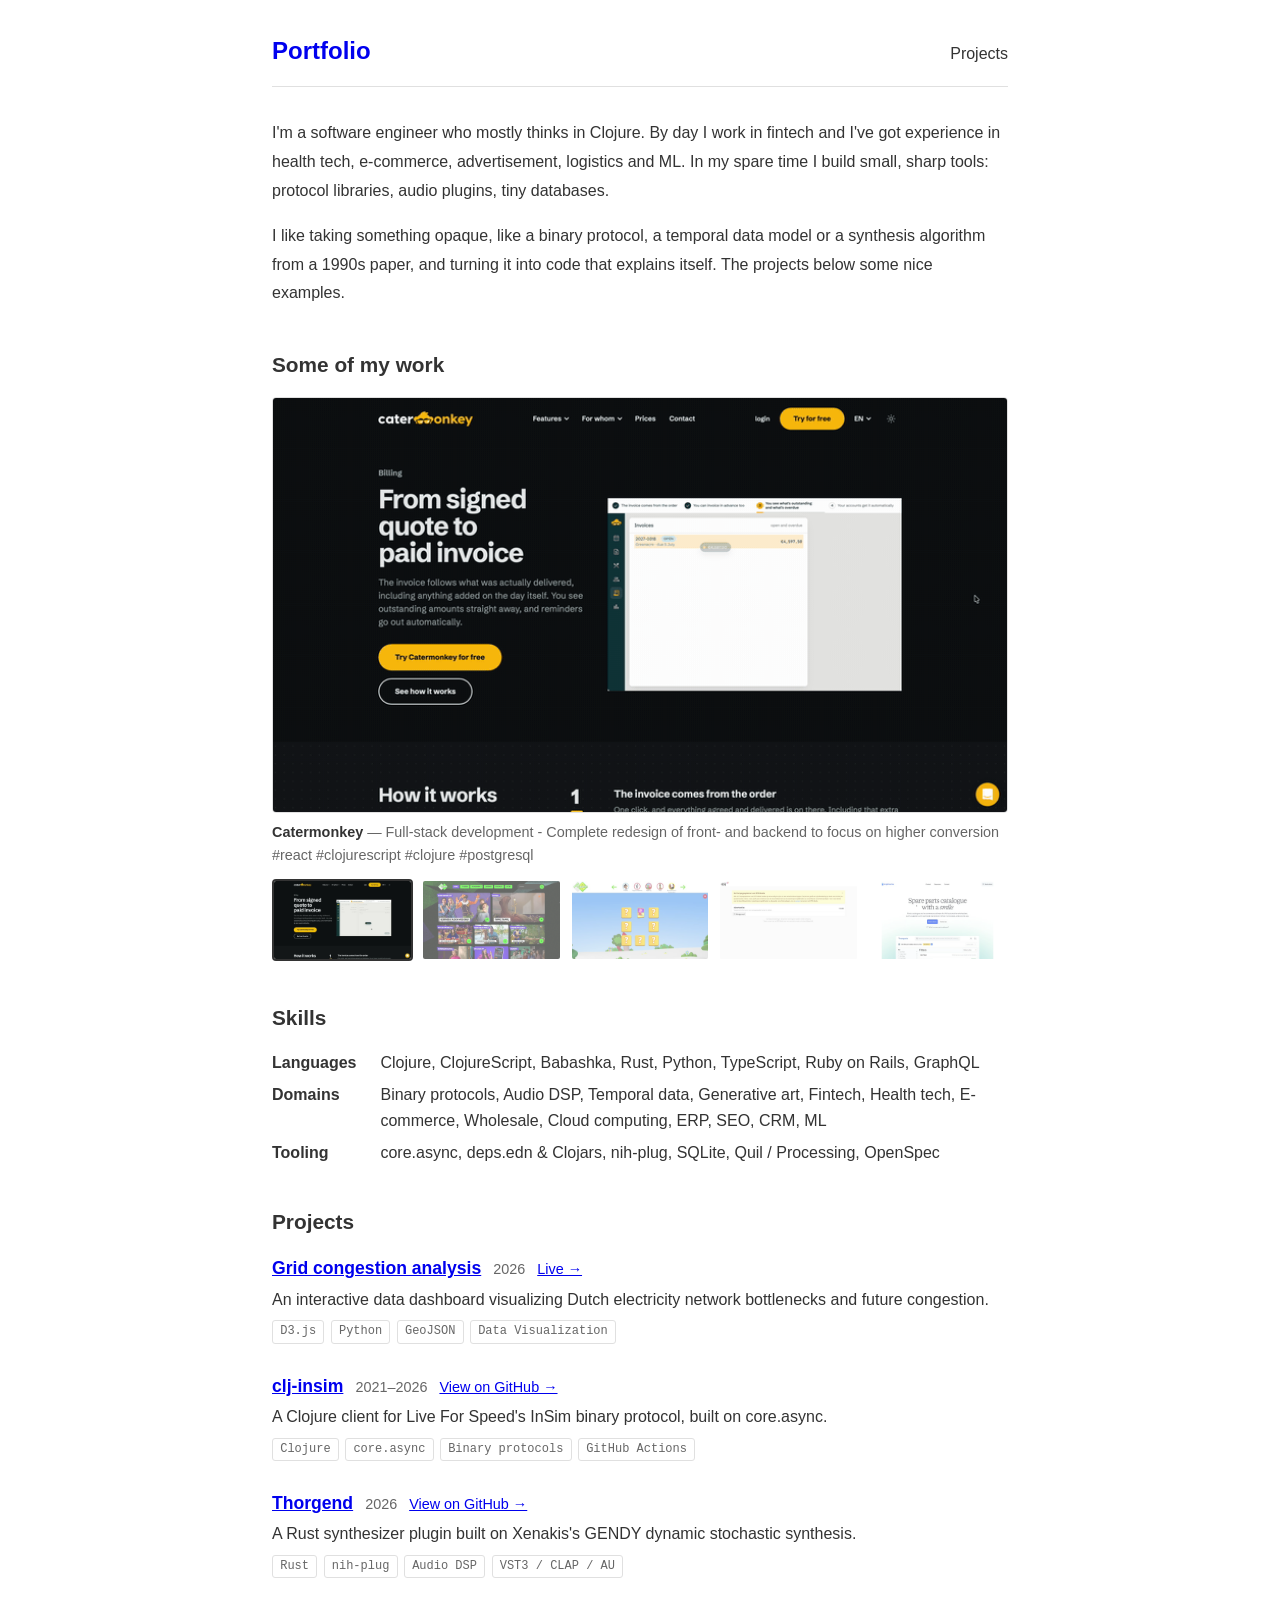
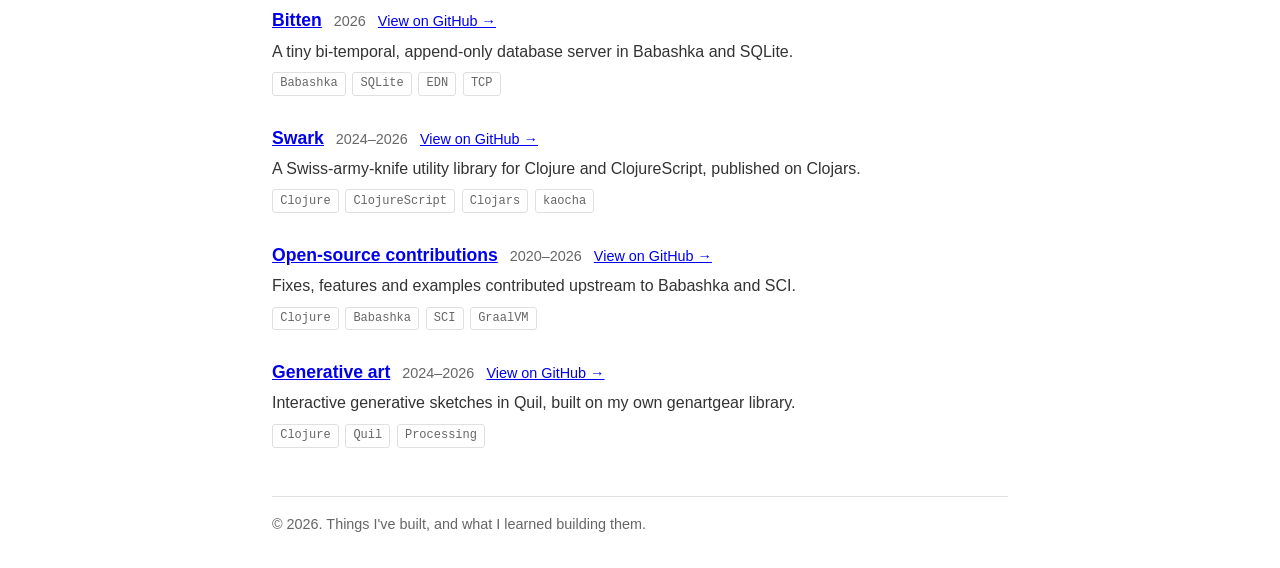
<file: index.html>
<html><head><meta charset="utf-8" /><meta content="width=device-width, initial-scale=1" name="viewport" /><title>Portfolio</title><link href="style.css" rel="stylesheet" /></head><body><header><h1><a href="index.html">Portfolio</a></h1><nav><a href="index.html">Projects</a></nav></header><main><div><section class="about content"><p>I'm a software engineer who mostly thinks in Clojure. By day I work in fintech and I've got experience in health tech, e-commerce, advertisement, logistics and ML. In my spare time I build small, sharp tools: protocol libraries, audio plugins, tiny databases.</p><p>I like taking something opaque, like a binary protocol, a temporal data model or a synthesis algorithm from a 1990s paper, and turning it into code that explains itself. The projects below some nice examples.</p></section><section class="showcase"><h2>Some of my work</h2><figure class="stage"><img alt="Catermonkey" src="showcase/catermonkey.jpg" /><figcaption><strong>Catermonkey</strong> — <span>Full-stack development - Complete redesign of front- and backend to focus on higher conversion #react #clojurescript #clojure #postgresql</span></figcaption></figure><ul class="reel"><li><button aria-label="Play Catermonkey" data-caption="Full-stack development - Complete redesign of front- and backend to focus on higher conversion #react #clojurescript #clojure #postgresql" data-gif="showcase/catermonkey.gif" data-poster="showcase/catermonkey.jpg" data-seconds="19.685937" data-title="Catermonkey" type="button"><img alt="" loading="lazy" src="showcase/catermonkey.jpg" /></button></li><li><button aria-label="Play NPO Zapp" data-caption="Full-stack development - Design and implementation of Zapp website including SEO, CRM and backend #react #rubyonrails #mysql" data-gif="showcase/zapp.gif" data-poster="showcase/zapp.jpg" data-seconds="24.0" data-title="NPO Zapp" type="button"><img alt="" loading="lazy" src="showcase/zapp.jpg" /></button></li><li><button aria-label="Play NPO Zappelin" data-caption="Full-stack development - Zappelin website and games in React #react #rubyonrails #mysql" data-gif="showcase/zappelin.gif" data-poster="showcase/zappelin.jpg" data-seconds="24.0" data-title="NPO Zappelin" type="button"><img alt="" loading="lazy" src="showcase/zappelin.jpg" /></button></li><li><button aria-label="Play DPG Media Campagneplanner" data-caption="Full-stack development - Simple website providing insight in advertisement targeting and quotes #clojurecript #rubyonrails" data-gif="showcase/dpg-campagneplanner.gif" data-poster="showcase/dpg-campagneplanner.jpg" data-seconds="24.0" data-title="DPG Media Campagneplanner" type="button"><img alt="" loading="lazy" src="showcase/dpg-campagneplanner.jpg" /></button></li><li><button aria-label="Play Brightmotive" data-caption="Full-stack development - A spare-parts catalogue for automotive wholesalers. #clojurescript #clojure" data-gif="showcase/brightmotive.gif" data-poster="showcase/brightmotive.jpg" data-seconds="24.0" data-title="Brightmotive" type="button"><img alt="" loading="lazy" src="showcase/brightmotive.jpg" /></button></li></ul><script>(() => {
  const stage = document.querySelector('.showcase .stage img');
  const title = document.querySelector('.showcase .stage strong');
  const caption = document.querySelector('.showcase .stage span');
  const stills = [...document.querySelectorAll('.showcase .reel button')];
  const autoplay = !matchMedia('(prefers-reduced-motion: reduce)').matches;
  let current = 0, timer = null;

  function show(i, play) {
    clearTimeout(timer);
    current = i;
    const d = stills[i].dataset;
    stills.forEach((b, j) => b.setAttribute('aria-current', j === i));
    title.textContent = d.title;
    caption.textContent = d.caption;
    stage.alt = d.title;
    stage.onload = null;
    if (!play) { stage.src = d.poster; return; }
    stage.onload = () => {
      timer = setTimeout(() => show((i + 1) % stills.length, autoplay), d.seconds * 1000);
      new Image().src = stills[(i + 1) % stills.length].dataset.gif;
    };
    stage.src = d.gif;
  }

  stills.forEach((b, i) => b.addEventListener('click', () => show(i, true)));
  show(0, autoplay);
})();</script></section><h2>Skills</h2><dl class="skills"><dt>Languages</dt><dd>Clojure, ClojureScript, Babashka, Rust, Python, TypeScript, Ruby on Rails, GraphQL</dd><dt>Domains</dt><dd>Binary protocols, Audio DSP, Temporal data, Generative art, Fintech, Health tech, E-commerce, Wholesale, Cloud computing, ERP, SEO, CRM, ML</dd><dt>Tooling</dt><dd>core.async, deps.edn & Clojars, nih-plug, SQLite, Quil / Processing, OpenSpec</dd></dl><h2>Projects</h2><ul class="projects"><li class="project"><a href="projects/grid-congestion-analysis/index.html">Grid congestion analysis</a><span class="year">2026</span><a class="external" href="projects/grid-congestion-analysis/dashboard.html">Live →</a><p>An interactive data dashboard visualizing Dutch electricity network bottlenecks and future congestion.</p><ul class="tags"><li>D3.js</li><li>Python</li><li>GeoJSON</li><li>Data Visualization</li></ul></li><li class="project"><a href="projects/clj-insim/index.html">clj-insim</a><span class="year">2021–2026</span><a class="external" href="https://github.com/verberktstan/clj-insim">View on GitHub →</a><p>A Clojure client for Live For Speed's InSim binary protocol, built on core.async.</p><ul class="tags"><li>Clojure</li><li>core.async</li><li>Binary protocols</li><li>GitHub Actions</li></ul></li><li class="project"><a href="projects/thorgend/index.html">Thorgend</a><span class="year">2026</span><a class="external" href="https://github.com/verberktstan/thorgend">View on GitHub →</a><p>A Rust synthesizer plugin built on Xenakis's GENDY dynamic stochastic synthesis.</p><ul class="tags"><li>Rust</li><li>nih-plug</li><li>Audio DSP</li><li>VST3 / CLAP / AU</li></ul></li><li class="project"><a href="projects/bitten/index.html">Bitten</a><span class="year">2026</span><a class="external" href="https://github.com/verberktstan/bitten">View on GitHub →</a><p>A tiny bi-temporal, append-only database server in Babashka and SQLite.</p><ul class="tags"><li>Babashka</li><li>SQLite</li><li>EDN</li><li>TCP</li></ul></li><li class="project"><a href="projects/swark/index.html">Swark</a><span class="year">2024–2026</span><a class="external" href="https://github.com/verberktstan/swark">View on GitHub →</a><p>A Swiss-army-knife utility library for Clojure and ClojureScript, published on Clojars.</p><ul class="tags"><li>Clojure</li><li>ClojureScript</li><li>Clojars</li><li>kaocha</li></ul></li><li class="project"><a href="projects/open-source/index.html">Open-source contributions</a><span class="year">2020–2026</span><a class="external" href="https://github.com/search?q=author%3Averberktstan+org%3Ababashka&amp;type=pullrequests">View on GitHub →</a><p>Fixes, features and examples contributed upstream to Babashka and SCI.</p><ul class="tags"><li>Clojure</li><li>Babashka</li><li>SCI</li><li>GraalVM</li></ul></li><li class="project"><a href="projects/genart/index.html">Generative art</a><span class="year">2024–2026</span><a class="external" href="https://github.com/verberktstan/genartgear">View on GitHub →</a><p>Interactive generative sketches in Quil, built on my own genartgear library.</p><ul class="tags"><li>Clojure</li><li>Quil</li><li>Processing</li></ul></li></ul></div></main><footer><p>© 2026. Things I've built, and what I learned building them.</p></footer></body></html>
</file>
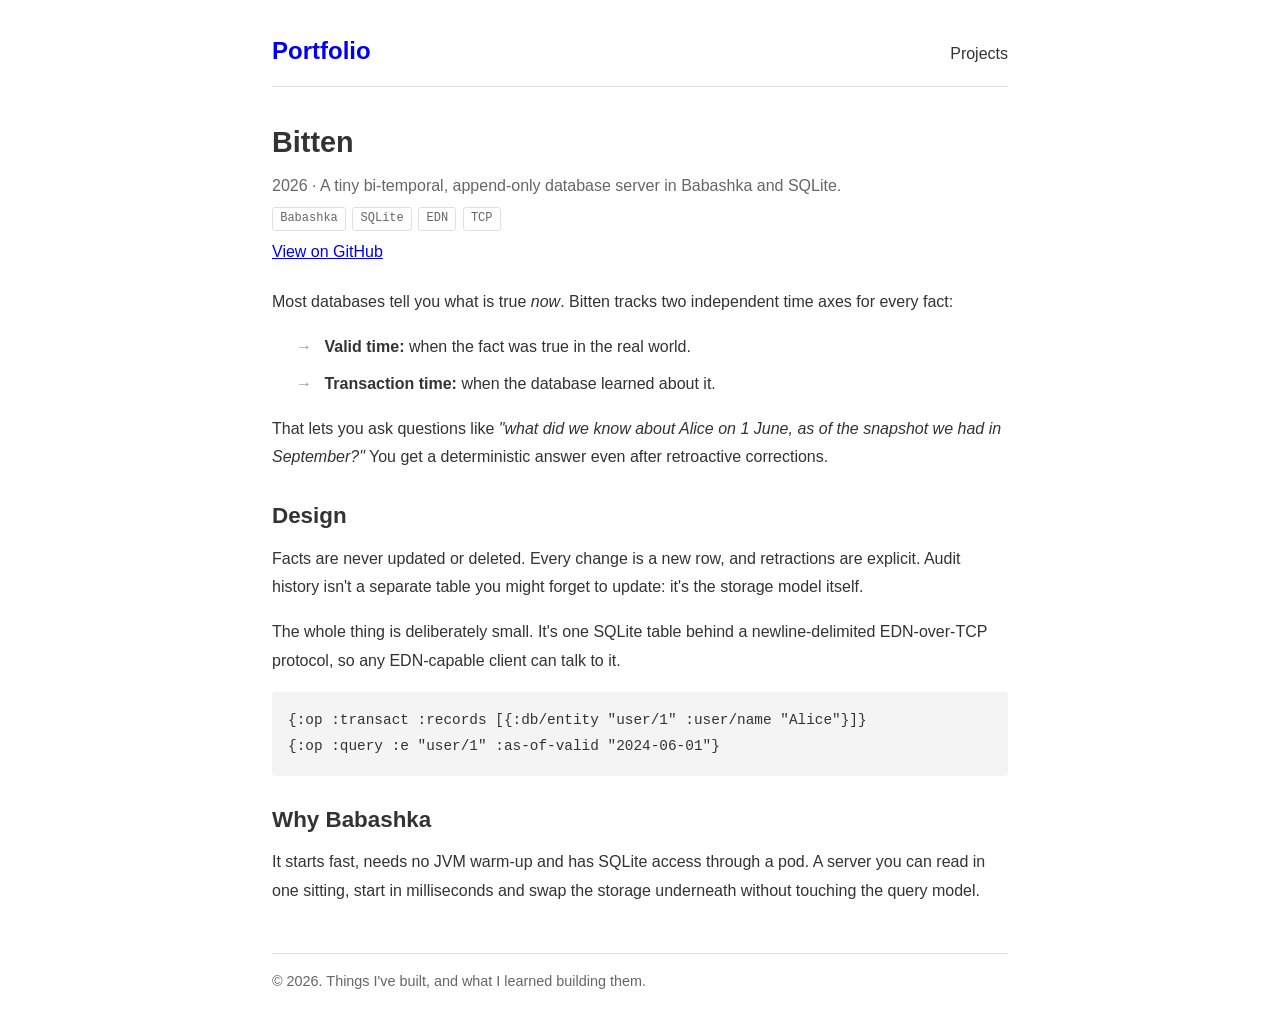
<file: projects/bitten/index.html>
<html><head><meta charset="utf-8" /><meta content="width=device-width, initial-scale=1" name="viewport" /><title>Bitten</title><link href="../../style.css" rel="stylesheet" /></head><body><header><h1><a href="../../index.html">Portfolio</a></h1><nav><a href="../../index.html">Projects</a></nav></header><main><article><h1>Bitten</h1><p class="meta">2026 · A tiny bi-temporal, append-only database server in Babashka and SQLite.</p><ul class="tags"><li>Babashka</li><li>SQLite</li><li>EDN</li><li>TCP</li></ul><p class="links"><a href="https://github.com/verberktstan/bitten">View on GitHub</a></p><div class="content"><p>Most databases tell you what is true <em>now</em>. Bitten tracks two independent time axes for every fact:</p><ul><li><strong>Valid time:</strong> when the fact was true in the real world.</li><li><strong>Transaction time:</strong> when the database learned about it.</li></ul><p>That lets you ask questions like <em>"what did we know about Alice on 1 June, as of the snapshot we had in September?"</em> You get a deterministic answer even after retroactive corrections.</p><h2>Design</h2><p>Facts are never updated or deleted. Every change is a new row, and retractions are explicit. Audit history isn't a separate table you might forget to update: it's the storage model itself.</p><p>The whole thing is deliberately small. It's one SQLite table behind a newline-delimited EDN-over-TCP protocol, so any EDN-capable client can talk to it.</p><pre><code class="edn">{:op :transact :records &#91;{:db/entity &quot;user/1&quot; :user/name &quot;Alice&quot;}&#93;}
{:op :query :e &quot;user/1&quot; :as-of-valid &quot;2024-06-01&quot;}
</code></pre><h2>Why Babashka</h2><p>It starts fast, needs no JVM warm-up and has SQLite access through a pod. A server you can read in one sitting, start in milliseconds and swap the storage underneath without touching the query model.</p></div></article></main><footer><p>© 2026. Things I've built, and what I learned building them.</p></footer></body></html>
</file>
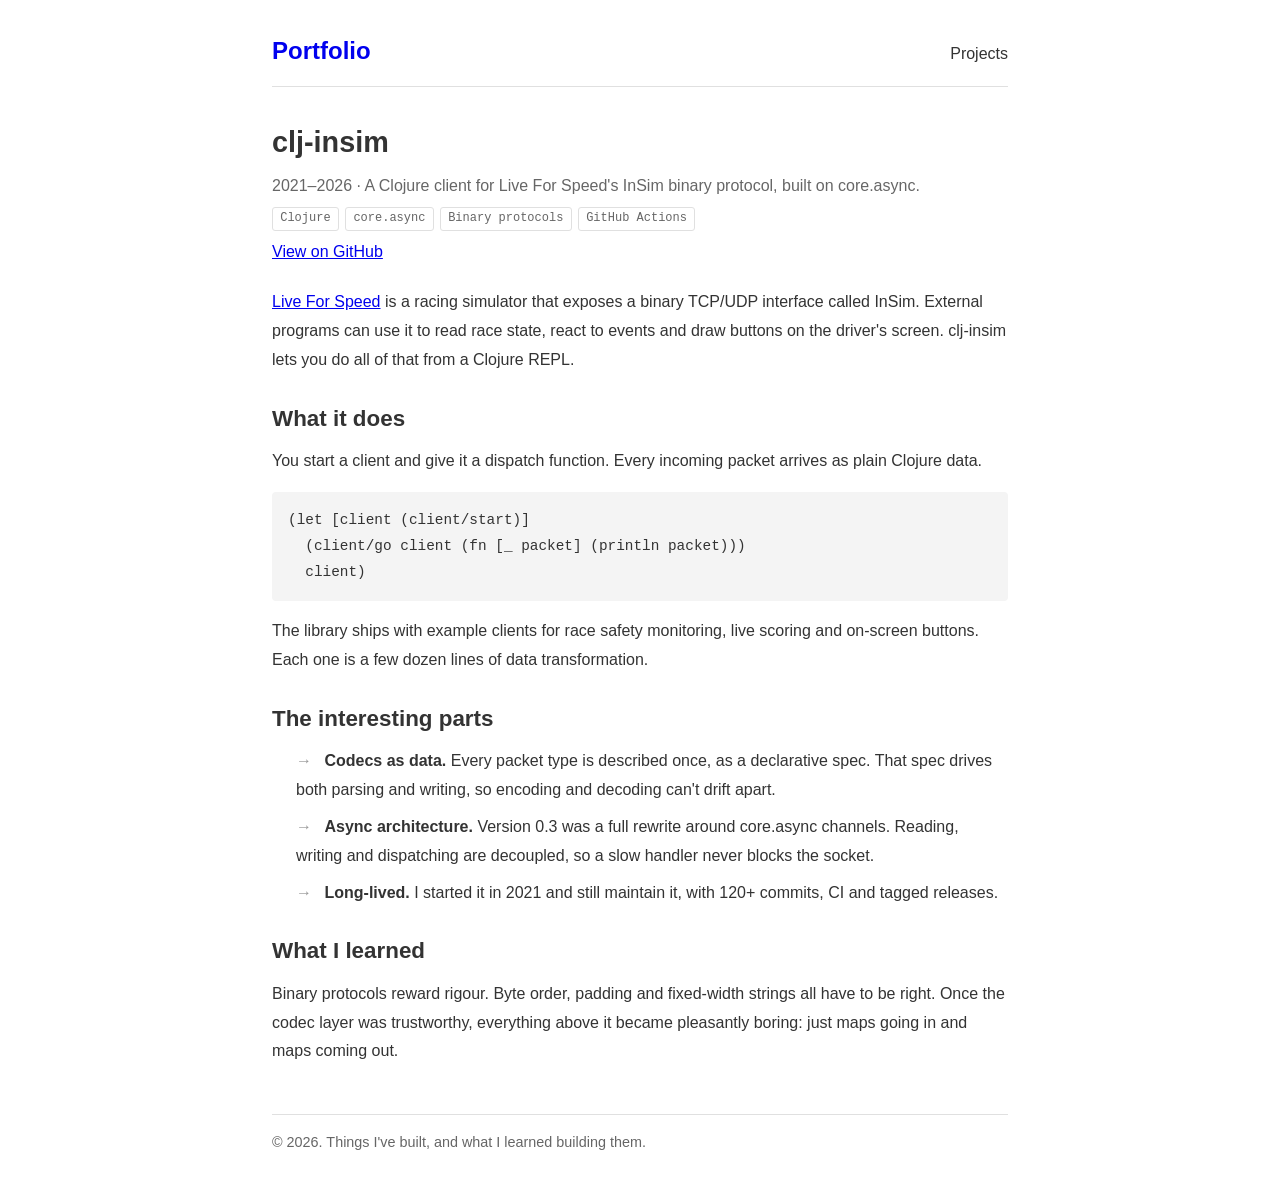
<file: projects/clj-insim/index.html>
<html><head><meta charset="utf-8" /><meta content="width=device-width, initial-scale=1" name="viewport" /><title>clj-insim</title><link href="../../style.css" rel="stylesheet" /></head><body><header><h1><a href="../../index.html">Portfolio</a></h1><nav><a href="../../index.html">Projects</a></nav></header><main><article><h1>clj-insim</h1><p class="meta">2021–2026 · A Clojure client for Live For Speed's InSim binary protocol, built on core.async.</p><ul class="tags"><li>Clojure</li><li>core.async</li><li>Binary protocols</li><li>GitHub Actions</li></ul><p class="links"><a href="https://github.com/verberktstan/clj-insim">View on GitHub</a></p><div class="content"><p><a href='https://www.lfs.net/'>Live For Speed</a> is a racing simulator that exposes a binary TCP/UDP interface called InSim. External programs can use it to read race state, react to events and draw buttons on the driver's screen. clj-insim lets you do all of that from a Clojure REPL.</p><h2>What it does</h2><p>You start a client and give it a dispatch function. Every incoming packet arrives as plain Clojure data.</p><pre><code class="clojure">&#40;let &#91;client &#40;client/start&#41;&#93;
  &#40;client/go client &#40;fn &#91;&#95; packet&#93; &#40;println packet&#41;&#41;&#41;
  client&#41;
</code></pre><p>The library ships with example clients for race safety monitoring, live scoring and on-screen buttons. Each one is a few dozen lines of data transformation.</p><h2>The interesting parts</h2><ul><li><strong>Codecs as data.</strong> Every packet type is described once, as a declarative spec. That spec drives both parsing and writing, so encoding and decoding can't drift apart.</li><li><strong>Async architecture.</strong> Version 0.3 was a full rewrite around core.async channels. Reading, writing and dispatching are decoupled, so a slow handler never blocks the socket.</li><li><strong>Long-lived.</strong> I started it in 2021 and still maintain it, with 120+ commits, CI and tagged releases.</li></ul><h2>What I learned</h2><p>Binary protocols reward rigour. Byte order, padding and fixed-width strings all have to be right. Once the codec layer was trustworthy, everything above it became pleasantly boring: just maps going in and maps coming out.</p></div></article></main><footer><p>© 2026. Things I've built, and what I learned building them.</p></footer></body></html>
</file>
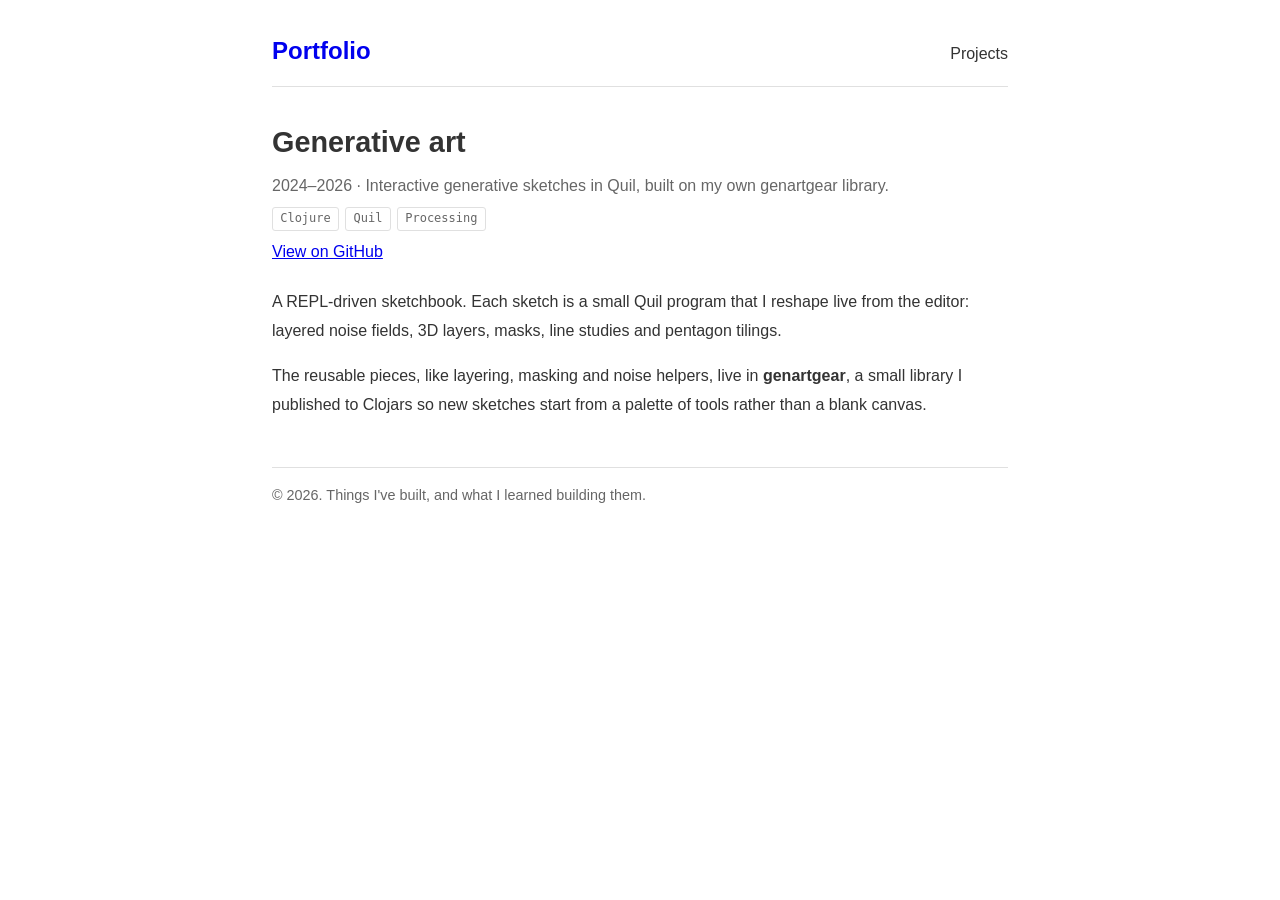
<file: projects/genart/index.html>
<html><head><meta charset="utf-8" /><meta content="width=device-width, initial-scale=1" name="viewport" /><title>Generative art</title><link href="../../style.css" rel="stylesheet" /></head><body><header><h1><a href="../../index.html">Portfolio</a></h1><nav><a href="../../index.html">Projects</a></nav></header><main><article><h1>Generative art</h1><p class="meta">2024–2026 · Interactive generative sketches in Quil, built on my own genartgear library.</p><ul class="tags"><li>Clojure</li><li>Quil</li><li>Processing</li></ul><p class="links"><a href="https://github.com/verberktstan/genartgear">View on GitHub</a></p><div class="content"><p>A REPL-driven sketchbook. Each sketch is a small Quil program that I reshape live from the editor: layered noise fields, 3D layers, masks, line studies and pentagon tilings.</p><p>The reusable pieces, like layering, masking and noise helpers, live in <strong>genartgear</strong>, a small library I published to Clojars so new sketches start from a palette of tools rather than a blank canvas.</p></div></article></main><footer><p>© 2026. Things I've built, and what I learned building them.</p></footer></body></html>
</file>
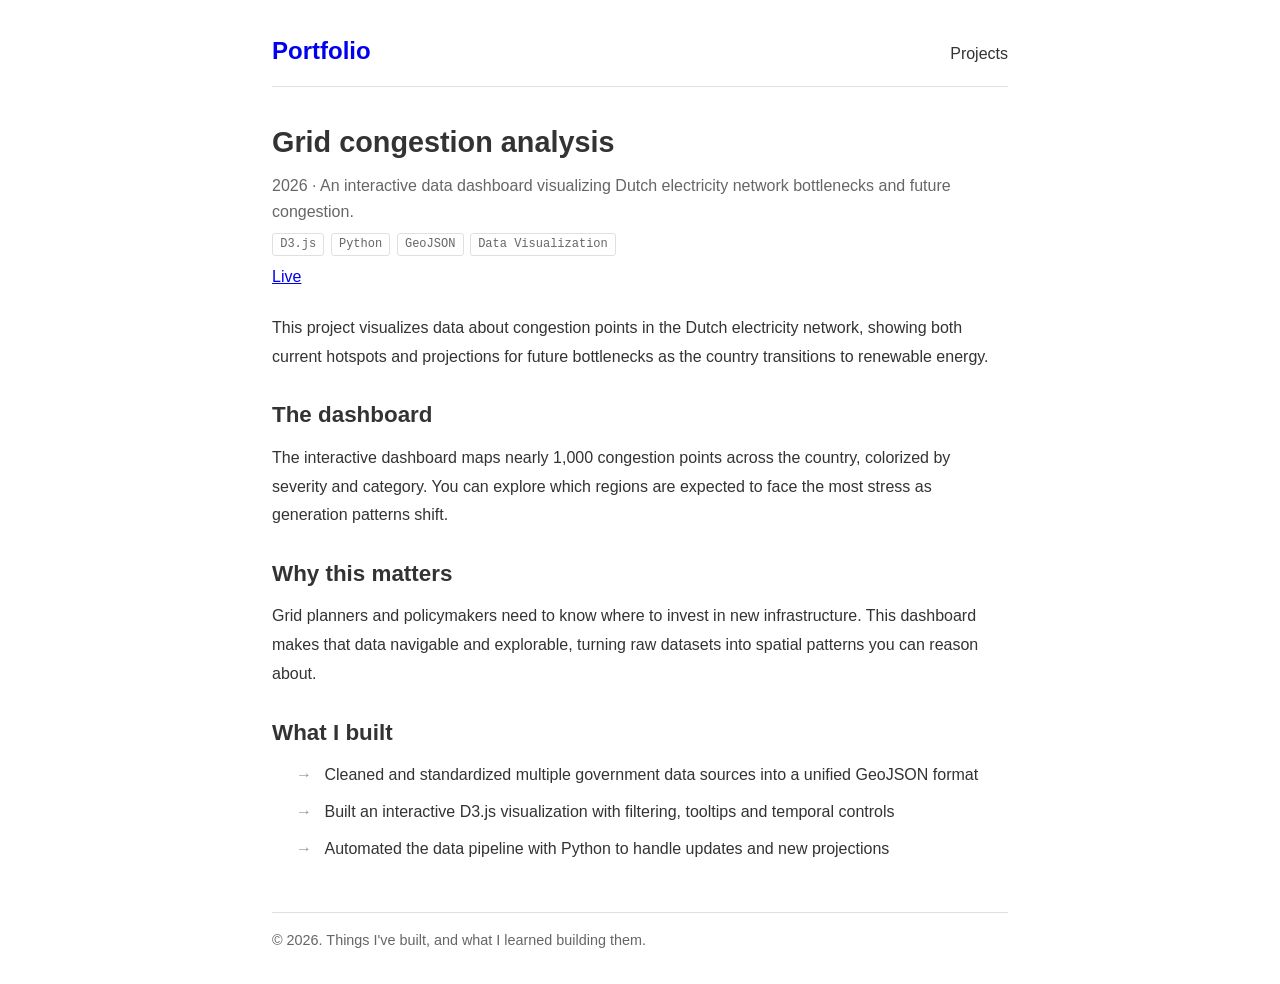
<file: projects/grid-congestion-analysis/index.html>
<html><head><meta charset="utf-8" /><meta content="width=device-width, initial-scale=1" name="viewport" /><title>Grid congestion analysis</title><link href="../../style.css" rel="stylesheet" /></head><body><header><h1><a href="../../index.html">Portfolio</a></h1><nav><a href="../../index.html">Projects</a></nav></header><main><article><h1>Grid congestion analysis</h1><p class="meta">2026 · An interactive data dashboard visualizing Dutch electricity network bottlenecks and future congestion.</p><ul class="tags"><li>D3.js</li><li>Python</li><li>GeoJSON</li><li>Data Visualization</li></ul><p class="links"><a href="dashboard.html">Live</a></p><div class="content"><p>This project visualizes data about congestion points in the Dutch electricity network, showing both current hotspots and projections for future bottlenecks as the country transitions to renewable energy.</p><h2>The dashboard</h2><p>The interactive dashboard maps nearly 1,000 congestion points across the country, colorized by severity and category. You can explore which regions are expected to face the most stress as generation patterns shift.</p><h2>Why this matters</h2><p>Grid planners and policymakers need to know where to invest in new infrastructure. This dashboard makes that data navigable and explorable, turning raw datasets into spatial patterns you can reason about.</p><h2>What I built</h2><ul><li>Cleaned and standardized multiple government data sources into a unified GeoJSON format</li><li>Built an interactive D3.js visualization with filtering, tooltips and temporal controls</li><li>Automated the data pipeline with Python to handle updates and new projections</li></ul></div></article></main><footer><p>© 2026. Things I've built, and what I learned building them.</p></footer></body></html>
</file>
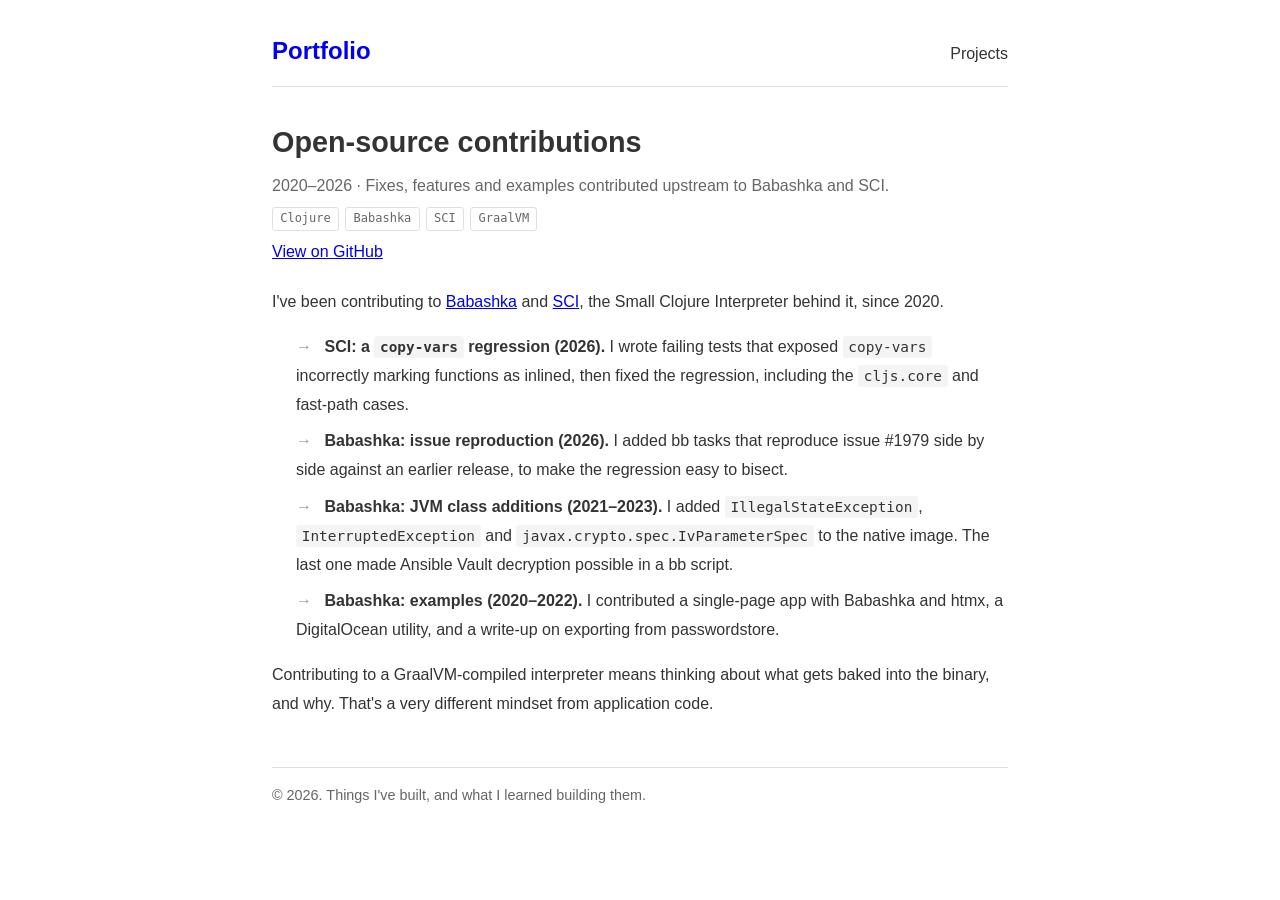
<file: projects/open-source/index.html>
<html><head><meta charset="utf-8" /><meta content="width=device-width, initial-scale=1" name="viewport" /><title>Open-source contributions</title><link href="../../style.css" rel="stylesheet" /></head><body><header><h1><a href="../../index.html">Portfolio</a></h1><nav><a href="../../index.html">Projects</a></nav></header><main><article><h1>Open-source contributions</h1><p class="meta">2020–2026 · Fixes, features and examples contributed upstream to Babashka and SCI.</p><ul class="tags"><li>Clojure</li><li>Babashka</li><li>SCI</li><li>GraalVM</li></ul><p class="links"><a href="https://github.com/search?q=author%3Averberktstan+org%3Ababashka&amp;type=pullrequests">View on GitHub</a></p><div class="content"><p>I've been contributing to <a href='https://github.com/babashka/babashka'>Babashka</a> and <a href='https://github.com/babashka/sci'>SCI</a>, the Small Clojure Interpreter behind it, since 2020.</p><ul><li><strong>SCI: a <code>copy-vars</code> regression (2026).</strong> I wrote failing tests that exposed <code>copy-vars</code> incorrectly marking functions as inlined, then fixed the regression, including the <code>cljs.core</code> and fast-path cases.</li><li><strong>Babashka: issue reproduction (2026).</strong> I added bb tasks that reproduce issue #1979 side by side against an earlier release, to make the regression easy to bisect.</li><li><strong>Babashka: JVM class additions (2021–2023).</strong> I added <code>IllegalStateException</code>, <code>InterruptedException</code> and <code>javax.crypto.spec.IvParameterSpec</code> to the native image. The last one made Ansible Vault decryption possible in a bb script.</li><li><strong>Babashka: examples (2020–2022).</strong> I contributed a single-page app with Babashka and htmx, a DigitalOcean utility, and a write-up on exporting from passwordstore.</li></ul><p>Contributing to a GraalVM-compiled interpreter means thinking about what gets baked into the binary, and why. That's a very different mindset from application code.</p></div></article></main><footer><p>© 2026. Things I've built, and what I learned building them.</p></footer></body></html>
</file>
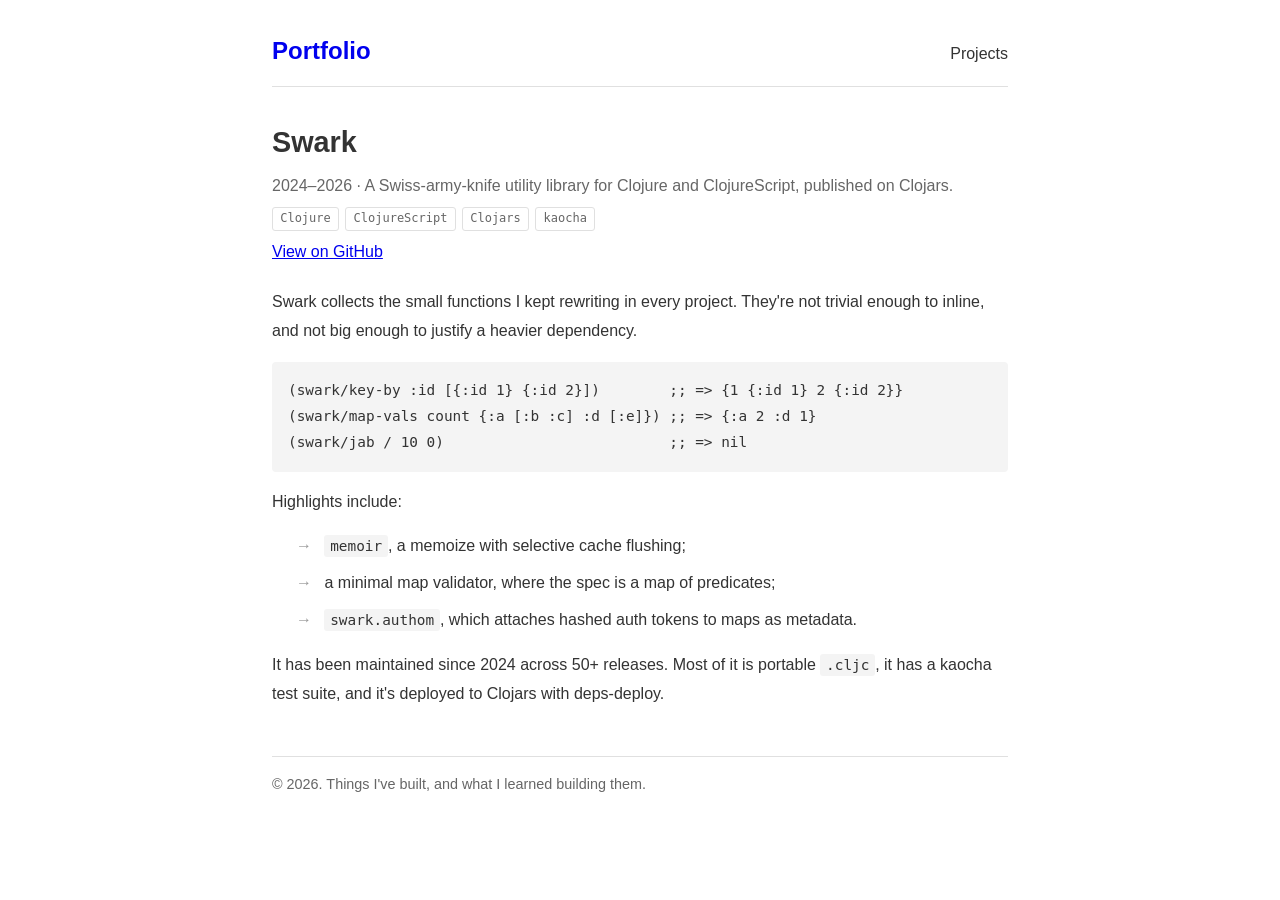
<file: projects/swark/index.html>
<html><head><meta charset="utf-8" /><meta content="width=device-width, initial-scale=1" name="viewport" /><title>Swark</title><link href="../../style.css" rel="stylesheet" /></head><body><header><h1><a href="../../index.html">Portfolio</a></h1><nav><a href="../../index.html">Projects</a></nav></header><main><article><h1>Swark</h1><p class="meta">2024–2026 · A Swiss-army-knife utility library for Clojure and ClojureScript, published on Clojars.</p><ul class="tags"><li>Clojure</li><li>ClojureScript</li><li>Clojars</li><li>kaocha</li></ul><p class="links"><a href="https://github.com/verberktstan/swark">View on GitHub</a></p><div class="content"><p>Swark collects the small functions I kept rewriting in every project. They're not trivial enough to inline, and not big enough to justify a heavier dependency.</p><pre><code class="clojure">&#40;swark/key-by :id &#91;{:id 1} {:id 2}&#93;&#41;        ;; =&gt; {1 {:id 1} 2 {:id 2}}
&#40;swark/map-vals count {:a &#91;:b :c&#93; :d &#91;:e&#93;}&#41; ;; =&gt; {:a 2 :d 1}
&#40;swark/jab / 10 0&#41;                          ;; =&gt; nil
</code></pre><p>Highlights include:</p><ul><li><code>memoir</code>, a memoize with selective cache flushing;</li><li>a minimal map validator, where the spec is a map of predicates;</li><li><code>swark.authom</code>, which attaches hashed auth tokens to maps as metadata.</li></ul><p>It has been maintained since 2024 across 50+ releases. Most of it is portable <code>.cljc</code>, it has a kaocha test suite, and it's deployed to Clojars with deps-deploy.</p></div></article></main><footer><p>© 2026. Things I've built, and what I learned building them.</p></footer></body></html>
</file>
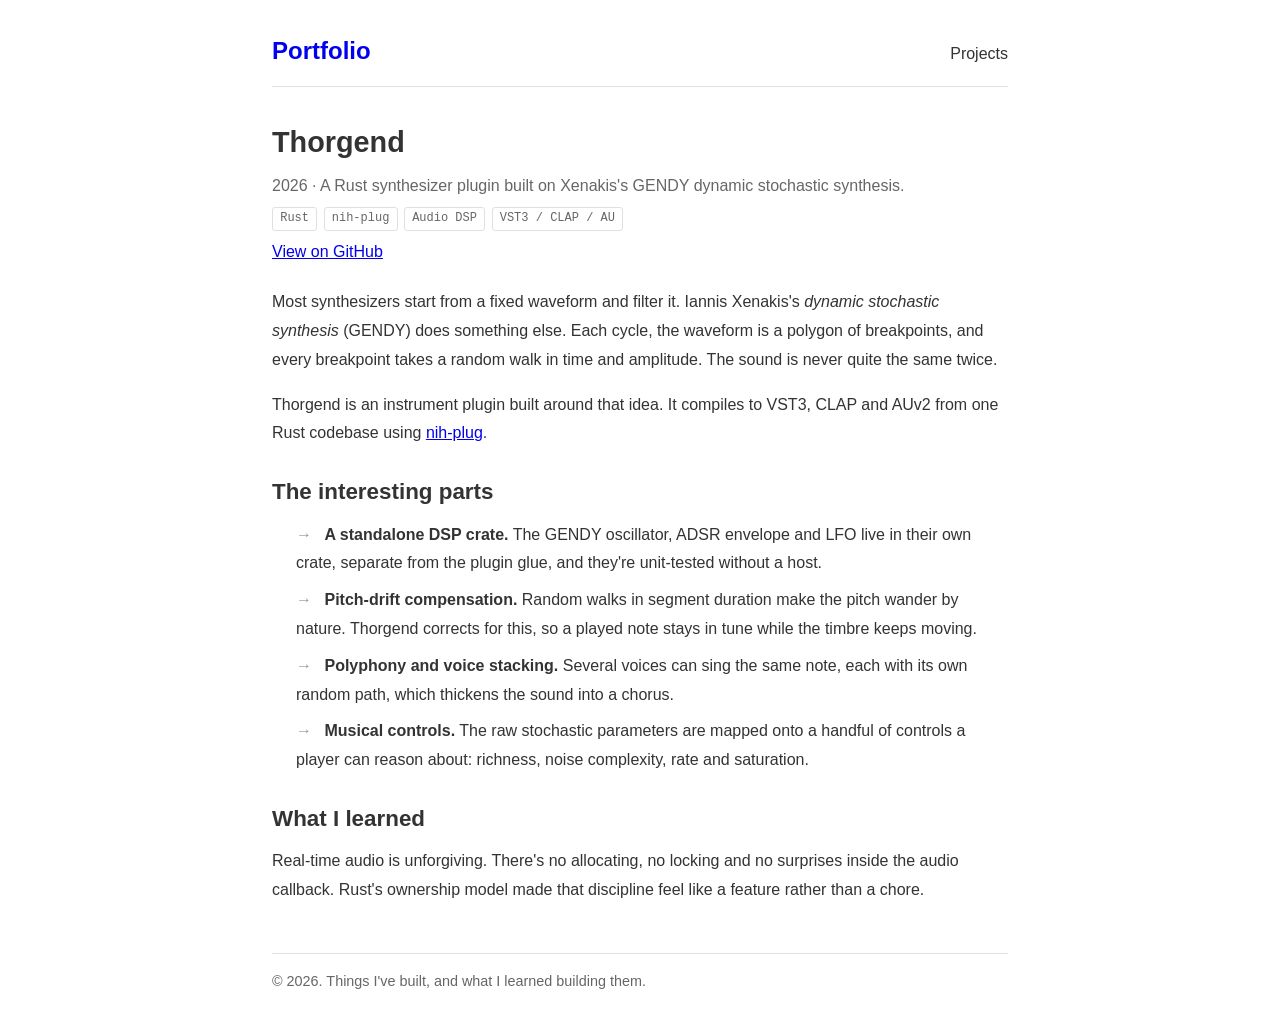
<file: projects/thorgend/index.html>
<html><head><meta charset="utf-8" /><meta content="width=device-width, initial-scale=1" name="viewport" /><title>Thorgend</title><link href="../../style.css" rel="stylesheet" /></head><body><header><h1><a href="../../index.html">Portfolio</a></h1><nav><a href="../../index.html">Projects</a></nav></header><main><article><h1>Thorgend</h1><p class="meta">2026 · A Rust synthesizer plugin built on Xenakis's GENDY dynamic stochastic synthesis.</p><ul class="tags"><li>Rust</li><li>nih-plug</li><li>Audio DSP</li><li>VST3 / CLAP / AU</li></ul><p class="links"><a href="https://github.com/verberktstan/thorgend">View on GitHub</a></p><div class="content"><p>Most synthesizers start from a fixed waveform and filter it. Iannis Xenakis's <em>dynamic stochastic synthesis</em> (GENDY) does something else. Each cycle, the waveform is a polygon of breakpoints, and every breakpoint takes a random walk in time and amplitude. The sound is never quite the same twice.</p><p>Thorgend is an instrument plugin built around that idea. It compiles to VST3, CLAP and AUv2 from one Rust codebase using <a href='https://github.com/robbert-vdh/nih-plug'>nih-plug</a>.</p><h2>The interesting parts</h2><ul><li><strong>A standalone DSP crate.</strong> The GENDY oscillator, ADSR envelope and LFO live in their own crate, separate from the plugin glue, and they're unit-tested without a host.</li><li><strong>Pitch-drift compensation.</strong> Random walks in segment duration make the pitch wander by nature. Thorgend corrects for this, so a played note stays in tune while the timbre keeps moving.</li><li><strong>Polyphony and voice stacking.</strong> Several voices can sing the same note, each with its own random path, which thickens the sound into a chorus.</li><li><strong>Musical controls.</strong> The raw stochastic parameters are mapped onto a handful of controls a player can reason about: richness, noise complexity, rate and saturation.</li></ul><h2>What I learned</h2><p>Real-time audio is unforgiving. There's no allocating, no locking and no surprises inside the audio callback. Rust's ownership model made that discipline feel like a feature rather than a chore.</p></div></article></main><footer><p>© 2026. Things I've built, and what I learned building them.</p></footer></body></html>
</file>
<file: style.css>
* {
  margin: 0;
  padding: 0;
  box-sizing: border-box;
}

html {
  font-size: 16px;
  line-height: 1.6;
  color: #333;
}

@media (prefers-color-scheme: dark) {
  html {
    color: #e0e0e0;
    background: #1a1a1a;
  }
  a { color: #81c9ff; }
  a:visited { color: #b19cd9; }
}

body {
  font-family: -apple-system, BlinkMacSystemFont, "Segoe UI", Roboto, "Helvetica Neue", Arial, sans-serif;
  max-width: 768px;
  margin: 0 auto;
  padding: 2rem 1rem;
}

header {
  margin-bottom: 2rem;
  border-bottom: 1px solid #e0e0e0;
  padding-bottom: 1rem;
}

@media (prefers-color-scheme: dark) {
  header {
    border-bottom-color: #444;
  }
}

header h1 {
  font-size: 1.5rem;
}

header a {
  text-decoration: none;
}

main {
  margin-bottom: 3rem;
}

article {
  margin-bottom: 3rem;
}

article h1 {
  font-size: 1.8rem;
  margin-bottom: 0.5rem;
}

article time {
  font-size: 0.9rem;
  color: #666;
}

@media (prefers-color-scheme: dark) {
  article time {
    color: #999;
  }
}

article .content {
  margin-top: 1.5rem;
  line-height: 1.8;
}

article .content h2 {
  font-size: 1.4rem;
  margin: 1.5rem 0 0.5rem 0;
}

article .content h3 {
  font-size: 1.1rem;
  margin: 1.2rem 0 0.3rem 0;
}

article .content p {
  margin-bottom: 1rem;
}

article .content code {
  background: #f4f4f4;
  padding: 0.2em 0.4em;
  border-radius: 3px;
  font-family: "SFMono-Regular", Menlo, Monaco, monospace;
  font-size: 0.9em;
}

@media (prefers-color-scheme: dark) {
  article .content code {
    background: #333;
  }
}

article .content pre {
  background: #f4f4f4;
  padding: 1rem;
  border-radius: 4px;
  overflow-x: auto;
  margin: 1rem 0;
}

@media (prefers-color-scheme: dark) {
  article .content pre {
    background: #2a2a2a;
  }
}

article .content pre code {
  background: none;
  padding: 0;
  font-size: 0.9rem;
}

article .content ul, article .content ol {
  margin-left: 1.5rem;
  margin-bottom: 1rem;
}

article .content li {
  margin-bottom: 0.5rem;
}

article .content blockquote {
  border-left: 4px solid #e0e0e0;
  padding-left: 1rem;
  margin-left: 0;
  margin: 1rem 0;
  color: #666;
  font-style: italic;
}

@media (prefers-color-scheme: dark) {
  article .content blockquote {
    border-left-color: #444;
    color: #999;
  }
}

ul {
  list-style: none;
}

ul li {
  margin-bottom: 0.5rem;
}

ul li:before {
  content: "→ ";
  margin-right: 0.5rem;
  color: #999;
}

footer {
  border-top: 1px solid #e0e0e0;
  padding-top: 1rem;
  font-size: 0.9rem;
  color: #666;
}

@media (prefers-color-scheme: dark) {
  footer {
    border-top-color: #444;
    color: #999;
  }
}

/* Portfolio additions */

header {
  display: flex;
  justify-content: space-between;
  align-items: baseline;
}

header nav a {
  margin-left: 1rem;
  text-decoration: none;
  color: inherit;
}

main h2 {
  font-size: 1.3rem;
  margin: 2.5rem 0 1rem 0;
}

.about p {
  margin-bottom: 1rem;
  line-height: 1.8;
}

.skills {
  display: grid;
  grid-template-columns: max-content 1fr;
  gap: 0.4rem 1.5rem;
}

.skills dt {
  font-weight: 600;
}

ul.projects li.project {
  margin-bottom: 1.75rem;
}

ul.projects li.project:before {
  content: none;
}

ul.projects li.project > a {
  font-size: 1.1rem;
  font-weight: 600;
}

.year {
  margin-left: 0.75rem;
  font-size: 0.9rem;
  color: #666;
}

ul.projects li.project p {
  margin: 0.25rem 0 0.4rem 0;
}

ul.tags {
  display: flex;
  flex-wrap: wrap;
  gap: 0.4rem;
  margin: 0.5rem 0;
}

ul.tags li {
  margin: 0;
  padding: 0.1em 0.6em;
  border: 1px solid #e0e0e0;
  border-radius: 3px;
  font-family: "SFMono-Regular", Menlo, Monaco, monospace;
  font-size: 0.75rem;
  color: #666;
}

ul.tags li:before {
  content: none;
}

article .meta {
  color: #666;
}

article .links a {
  margin-right: 1rem;
}

@media (prefers-color-scheme: dark) {
  .year, article .meta, ul.tags li {
    color: #999;
  }
  ul.tags li {
    border-color: #444;
  }
}

@media (max-width: 480px) {
  .skills {
    grid-template-columns: 1fr;
  }
  .skills dd {
    margin-bottom: 0.5rem;
  }
}

article .content table {
  border-collapse: collapse;
  margin: 1rem 0;
  font-size: 0.9rem;
}

article .content th, article .content td {
  border-bottom: 1px solid #e0e0e0;
  padding: 0.4rem 0.75rem 0.4rem 0;
  text-align: left;
  vertical-align: top;
}

@media (prefers-color-scheme: dark) {
  article .content th, article .content td {
    border-bottom-color: #444;
  }
}

/* Recent work: one recording plays on the stage, the reel shows stills */

.showcase .stage img {
  display: block;
  width: 100%;
  aspect-ratio: 3008 / 1700;
  object-fit: cover;
  border: 1px solid #e0e0e0;
  border-radius: 4px;
  background: #f4f4f4;
}

.showcase .stage figcaption {
  margin-top: 0.5rem;
  font-size: 0.9rem;
  color: #666;
}

.showcase .stage figcaption strong {
  color: #333;
}

ul.reel {
  display: grid;
  grid-template-columns: repeat(5, 1fr);
  gap: 0.5rem;
  margin-top: 0.75rem;
}

ul.reel li {
  margin: 0;
}

ul.reel li:before {
  content: none;
}

ul.reel button {
  display: block;
  width: 100%;
  padding: 0;
  border: 2px solid transparent;
  border-radius: 4px;
  background: none;
  cursor: pointer;
  opacity: 0.6;
  transition: opacity 0.2s;
}

ul.reel button:hover,
ul.reel button[aria-current="true"] {
  opacity: 1;
}

ul.reel button[aria-current="true"] {
  border-color: #333;
}

ul.reel img {
  display: block;
  width: 100%;
  aspect-ratio: 3008 / 1700;
  object-fit: cover;
  border-radius: 2px;
}

@media (prefers-color-scheme: dark) {
  .showcase .stage img {
    border-color: #444;
    background: #2a2a2a;
  }
  .showcase .stage figcaption {
    color: #999;
  }
  .showcase .stage figcaption strong {
    color: #e0e0e0;
  }
  ul.reel button[aria-current="true"] {
    border-color: #e0e0e0;
  }
}

@media (max-width: 480px) {
  ul.reel {
    grid-template-columns: repeat(3, 1fr);
  }
}

ul.projects li.project a.write-up,
ul.projects li.project a.external {
  margin-left: 0.75rem;
  font-size: 0.9rem;
  font-weight: normal;
}
</file>
